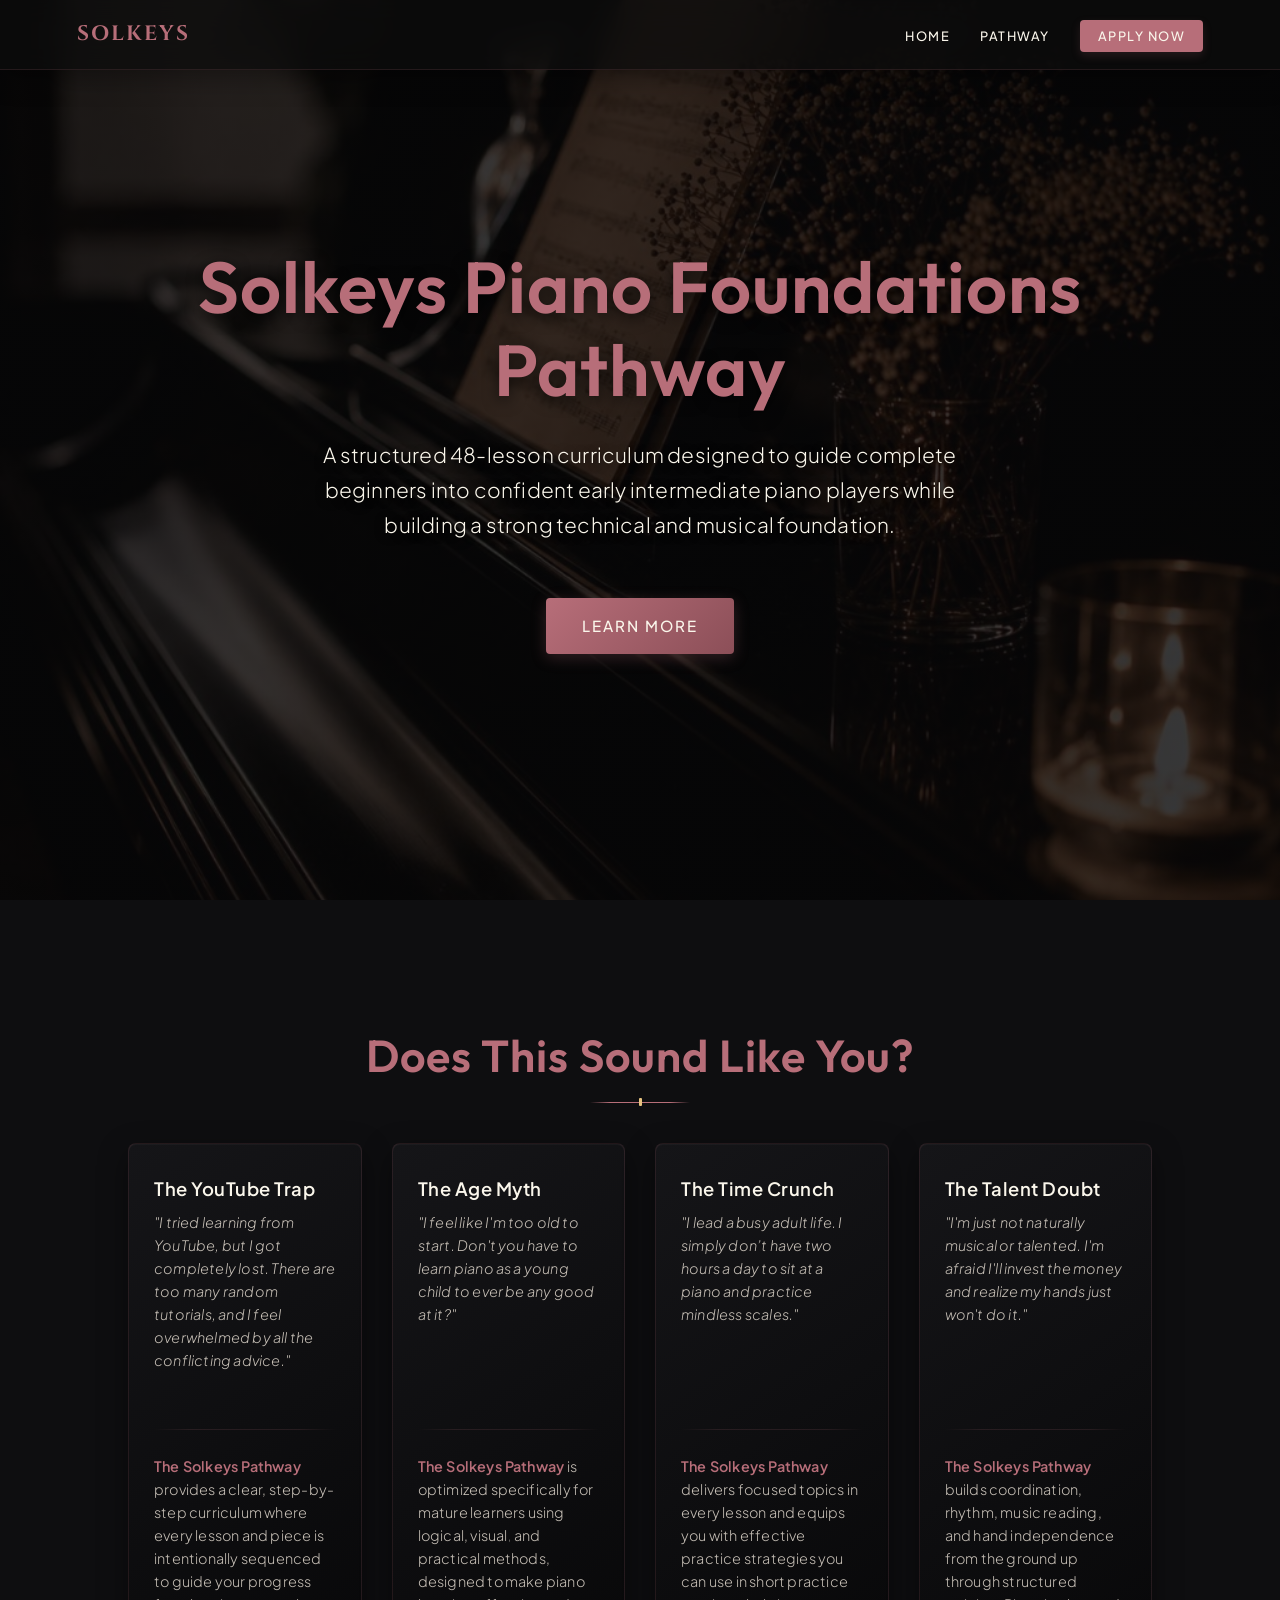
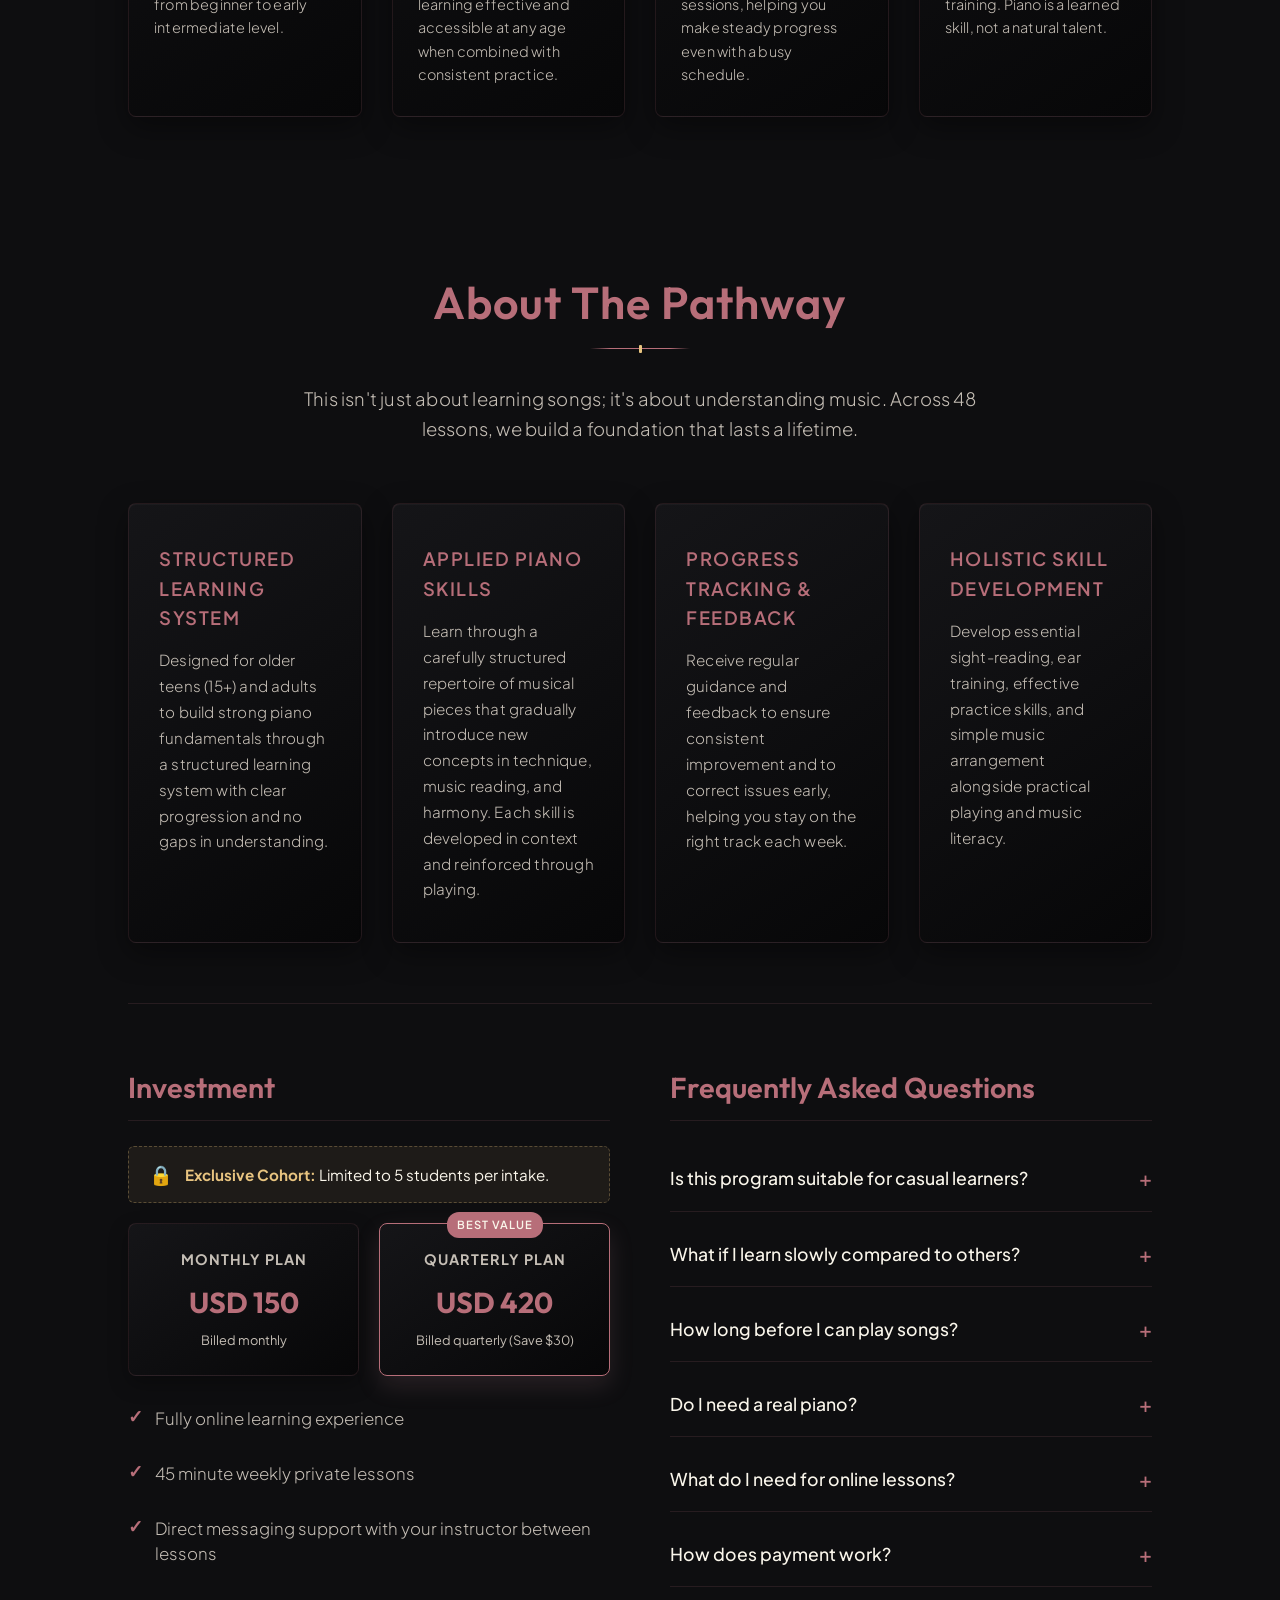
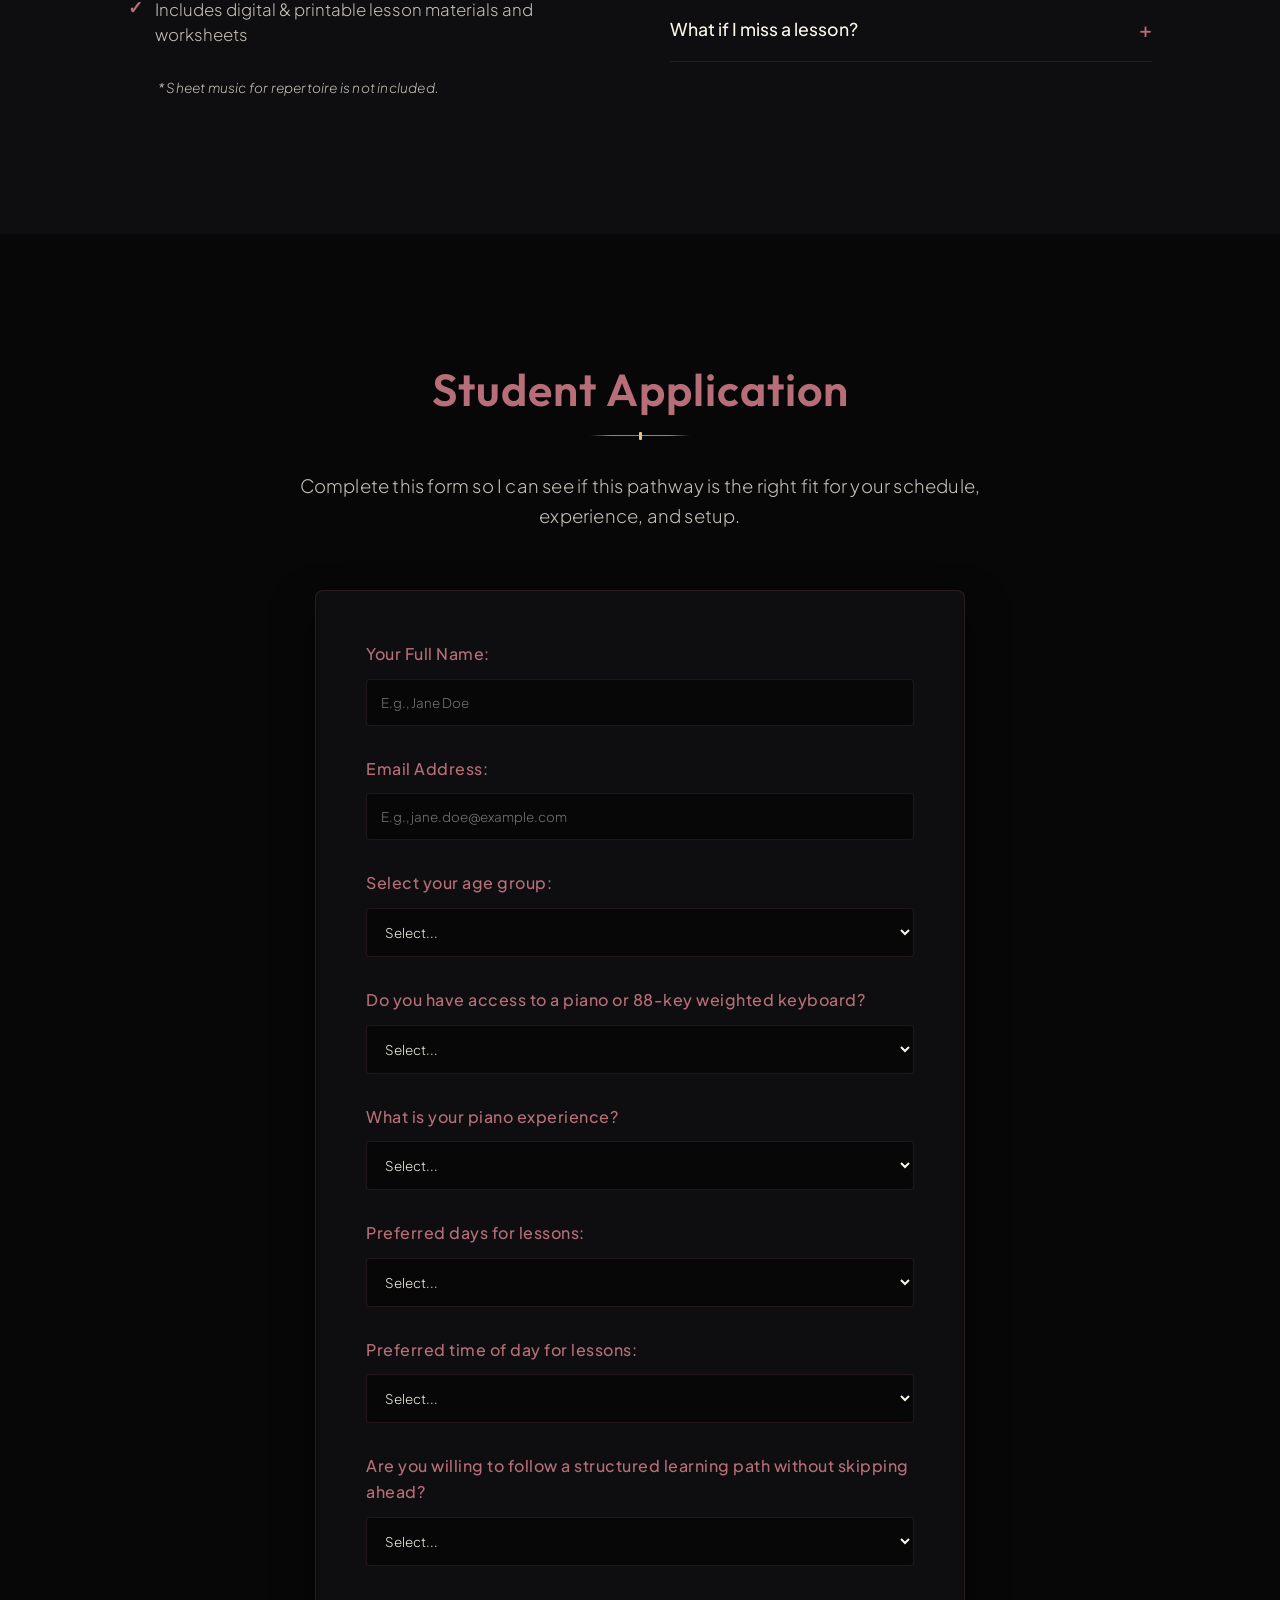
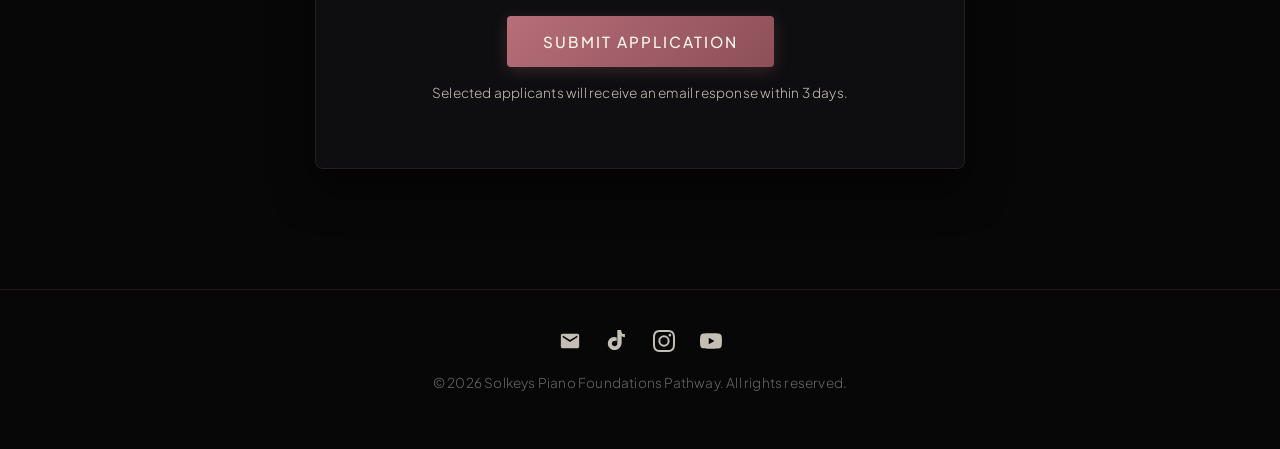
<file: index.html>
<!DOCTYPE html>
<html lang="en">

<head>
    <meta charset="UTF-8">
    <meta name="viewport" content="width=device-width, initial-scale=1.0">
    <title>Solkeys Piano Foundations Pathway</title>
    <link rel="stylesheet" href="style.css">
    <!-- Google Fonts for a premium look -->
    <link
        href="https://fonts.googleapis.com/css2?family=Cinzel:wght@400;600;700&family=Outfit:wght@300;400;500;600;700;800&family=Plus+Jakarta+Sans:wght@300;400;500;600;700&display=swap"
        rel="stylesheet">
</head>

<body>

    <!-- Navigation -->
    <nav>
        <div class="logo"><a href="#hero">SOLKEYS</a></div>
        <div class="menu-toggle" id="mobile-menu" aria-label="Toggle navigation" role="button" tabindex="0">
            <span class="bar"></span>
            <span class="bar"></span>
            <span class="bar"></span>
        </div>
        <ul class="nav-links">
            <li><a href="#hero">Home</a></li>
            <li><a href="#pathway">Pathway</a></li>
            <li><a href="#quiz" class="btn-small">Apply Now</a></li>
        </ul>
    </nav>

    <!-- Landing/Hero Section -->
    <header id="hero">
        <div class="hero-content">
            <h1>Solkeys Piano Foundations Pathway</h1>
            <p>A structured 48-lesson curriculum designed to guide complete beginners into confident early intermediate
                piano players while building a strong technical and musical foundation.</p>
            <a href="#pathway" class="btn">Learn More</a>
        </div>
    </header>

    <!-- "Is This You" Section -->
    <section id="objections">
        <h2>Does This Sound Like You?</h2>
        <div class="divider"></div>

        <div class="grid-container">
            <!-- Card 1 -->
            <div class="objection-card">
                <div class="objection-problem">
                    <h3>The YouTube Trap</h3>
                    <p class="problem-text">"I tried learning from YouTube, but I got completely lost. There are too many random tutorials, and I feel overwhelmed by all the conflicting advice."</p>
                </div>
                <div class="objection-divider"></div>
                <div class="objection-solution">
                    <p class="solution-text"><strong>The Solkeys Pathway</strong> provides a clear, step-by-step curriculum where every lesson and piece is intentionally sequenced to guide your progress from beginner to early intermediate level.</p>
                </div>
            </div>

            <!-- Card 2 -->
            <div class="objection-card">
                <div class="objection-problem">
                    <h3>The Age Myth</h3>
                    <p class="problem-text">"I feel like I'm too old to start. Don't you have to learn piano as a young child to ever be any good at it?"</p>
                </div>
                <div class="objection-divider"></div>
                <div class="objection-solution">
                    <p class="solution-text"><strong>The Solkeys Pathway</strong> is optimized specifically for mature learners using logical, visual, and practical methods, designed to make piano learning effective and accessible at any age when combined with consistent practice.</p>
                </div>
            </div>

            <!-- Card 3 -->
            <div class="objection-card">
                <div class="objection-problem">
                    <h3>The Time Crunch</h3>
                    <p class="problem-text">"I lead a busy adult life. I simply don’t have two hours a day to sit at a piano and practice mindless scales."</p>
                </div>
                <div class="objection-divider"></div>
                <div class="objection-solution">
                    <p class="solution-text"><strong>The Solkeys Pathway</strong> delivers focused topics in every lesson and equips you with effective practice strategies you can use in short practice sessions, helping you make steady progress even with a busy schedule.</p>
                </div>
            </div>

            <!-- Card 4 -->
            <div class="objection-card">
                <div class="objection-problem">
                    <h3>The Talent Doubt</h3>
                    <p class="problem-text">"I'm just not naturally musical or talented. I'm afraid I'll invest the money and realize my hands just won't do it."</p>
                </div>
                <div class="objection-divider"></div>
                <div class="objection-solution">
                    <p class="solution-text"><strong>The Solkeys Pathway</strong> builds coordination, rhythm, music reading, and hand independence from the ground up through structured training. Piano is a learned skill, not a natural talent.</p>
                </div>
            </div>
        </div>
    </section>

    <!-- Pathway Details Section -->
    <section id="pathway">
        <h2>About The Pathway</h2>
        <div class="divider"></div>
        <p class="section-intro">This isn't just about learning songs; it's about understanding music. Across 48
            lessons,
            we build a foundation that lasts a lifetime.</p>

        <!-- 12-Month Pathway Features Grid -->
        <div class="pathway-features">
            <div class="feature-card">
                <h3>Structured Learning System</h3>
                <p>Designed for older teens (15+) and adults to build strong piano fundamentals through a structured learning system with clear progression and no gaps in understanding.</p>
            </div>

            <div class="feature-card">
                <h3>Applied Piano Skills</h3>
                <p>Learn through a carefully structured repertoire of musical pieces that gradually introduce new concepts in technique, music reading, and harmony. Each skill is developed in context and reinforced through playing.</p>
            </div>

            <div class="feature-card">
                <h3>Progress Tracking & Feedback</h3>
                <p>Receive regular guidance and feedback to ensure consistent improvement and to correct issues early, helping you stay on the right track each week.</p>
            </div>

            <div class="feature-card">
                <h3>Holistic Skill Development</h3>
                <p>Develop essential sight-reading, ear training, effective practice skills, and simple music arrangement alongside practical
                    playing and music literacy.</p>
            </div>
        </div>

        <div class="fees-faq">
            <div class="fees">
                <h3>Investment</h3>

                <div class="cohort-badge">
                    <span class="cohort-icon">🔒</span>
                    <span><strong>Exclusive Cohort:</strong> Limited to 5 students per intake.</span>
                </div>

                <div class="pricing-plans">
                    <div class="price-card">
                        <h4>Monthly Plan</h4>
                        <div class="price">USD 150</div>
                        <div class="billing">Billed monthly</div>
                    </div>
                    <div class="price-card featured">
                        <span class="badge">Best Value</span>
                        <h4>Quarterly Plan</h4>
                        <div class="price">USD 420</div>
                        <div class="billing">Billed quarterly (Save $30)</div>
                    </div>
                </div>

                <ul class="investment-features-list">
                    <li>
                        <span class="icon-check">✓</span>
                        <span>Fully online learning experience</span>
                    </li>
                    <li>
                        <span class="icon-check">✓</span>
                        <span>45 minute weekly private lessons</span>
                    </li>
                    <li>
                        <span class="icon-check">✓</span>
                        <span>Direct messaging support with your instructor between lessons</span>
                    </li>
                    <li>
                        <span class="icon-check">✓</span>
                        <span>Includes digital & printable lesson materials and worksheets</span>
                    </li>
                </ul>
                <p class="investment-note">* Sheet music for repertoire is not included.</p>
            </div>
            <div class="faq">
                <h3>Frequently Asked Questions</h3>
                <div class="faq-list">
                    <details class="faq-item">
                        <summary>Is this program suitable for casual learners?</summary>
                        <div class="faq-answer">
                            <p>This program is designed for committed students who want structured progress, not casual
                                or occasional learning.</p>
                        </div>
                    </details>
                    <details class="faq-item">
                        <summary>What if I learn slowly compared to others?</summary>
                        <div class="faq-answer">
                            <p>The curriculum follows a structured pathway, but your pace is flexible. You progress at a speed that matches your individual development.</p>
                        </div>
                    </details>
                    <details class="faq-item">
                        <summary>How long before I can play songs?</summary>
                        <div class="faq-answer">
                            <p>You can expect to start playing simple pieces within the first month. As you continue, you will gradually take on more challenging pieces as your skills develop.</p>
                        </div>
                    </details>
                    <details class="faq-item">
                        <summary>Do I need a real piano?</summary>
                        <div class="faq-answer">
                            <p>An acoustic piano is great, but a weighted-key digital piano (88 keys) is perfectly fine.
                            </p>
                        </div>
                    </details>
                    <details class="faq-item">
                        <summary>What do I need for online lessons?</summary>
                        <div class="faq-answer">
                            <p>A piano/keyboard, stable internet connection, and a device with camera and microphone.
                            </p>
                        </div>
                    </details>
                    <details class="faq-item">
                        <summary>How does payment work?</summary>
                        <div class="faq-answer">
                            <p>Payment is billed in advance on a monthly basis, following a 4-week lesson cycle. Payment details will be provided after your application is accepted.</p>
                        </div>
                    </details>
                    <details class="faq-item">
                        <summary>What if I miss a lesson?</summary>
                        <div class="faq-answer">
                            <p>Lesson may be rescheduled with at least 24 hours' notice, subject to availability.</p>
                        </div>
                    </details>
                </div>
            </div>
        </div>
    </section>

    <!-- Student Application Section -->
    <section id="quiz">
        <h2>Student Application</h2>
        <div class="divider"></div>

        <p class="section-intro">Complete this form so I can see if this pathway is the right fit for your schedule, experience, and setup.</p>

        <form class="quiz-form" action="#quiz" method="POST">
            <div class="form-group">
                <label for="student-name">Your Full Name:</label>
                <input type="text" id="student-name" required placeholder="E.g., Jane Doe">
            </div>

            <div class="form-group">
                <label for="student-email">Email Address:</label>
                <input type="email" id="student-email" required placeholder="E.g., jane.doe@example.com">
            </div>

            <div class="form-group">
                <label>Select your age group:</label>
                <select required>
                    <option value="">Select...</option>
                    <option value="15-17">15 – 17</option>
                    <option value="18-49">18 – 49</option>
                    <option value="50+">50+</option>
                </select>
            </div>

            <div class="form-group">
                <label>Do you have access to a piano or 88-key weighted keyboard?</label>
                <select required>
                    <option value="">Select...</option>
                    <option value="yes">Yes</option>
                    <option value="no">No, but I will get one before lessons start</option>
                    <option value="none">No</option>
                </select>
            </div>

            <div class="form-group">
                <label>What is your piano experience?</label>
                <select required>
                    <option value="">Select...</option>
                    <option value="never">I have never played piano before</option>
                    <option value="self-taught">I have tried a little/self-taught basics</option>
                    <option value="years-ago">I learned a bit years ago</option>
                </select>
            </div>

            <div class="form-group">
                <label>Preferred days for lessons:</label>
                <select required>
                    <option value="">Select...</option>
                    <option value="weekdays">Weekdays (Monday – Friday)</option>
                    <option value="weekends">Weekends (Saturday – Sunday)</option>
                    <option value="flexible">Flexible / Any day</option>
                </select>
            </div>

            <div class="form-group">
                <label>Preferred time of day for lessons:</label>
                <select required>
                    <option value="">Select...</option>
                    <option value="mornings">Mornings (8:00 AM – 12:00 PM)</option>
                    <option value="afternoons">Afternoons (12:00 PM – 5:00 PM)</option>
                    <option value="evenings">Evenings (5:00 PM – 9:00 PM)</option>
                    <option value="flexible">Flexible / Any time</option>
                </select>
            </div>

            <div class="form-group">
                <label>Are you willing to follow a structured learning path without skipping ahead?</label>
                <select required>
                    <option value="">Select...</option>
                    <option value="yes">Yes</option>
                    <option value="no">No</option>
                </select>
            </div>

            <div style="text-align: center;">
                <button type="submit" class="btn">Submit Application</button>
            </div>
            <p style="margin-top: 15px; font-size: 0.85rem; color: var(--text-muted); text-align: center;">Selected
                applicants will receive an email response within 3 days.</p>
        </form>
    </section>


    <footer>
        <div class="footer-socials">
            <a href="mailto:sol.keypiano@gmail.com" aria-label="Email" class="social-icon">
                <svg viewBox="0 0 24 24" width="22" height="22">
                    <path
                        d="M20 4H4c-1.1 0-1.99.9-1.99 2L2 18c0 1.1.9 2 2 2h16c1.1 0 2-.9 2-2V6c0-1.1-.9-2-2-2zm0 4l-8 5-8-5V6l8 5 8-5v2z" />
                </svg>
            </a>
            <a href="https://www.tiktok.com/@solkeyspiano" target="_blank" aria-label="TikTok" class="social-icon">
                <svg viewBox="0 0 24 24" width="22" height="22">
                    <path
                        d="M12.525.02c1.31-.02 2.61-.01 3.91-.02.08 1.53.63 3.02 1.59 4.23.86.03 1.72.01 2.58.02v3.7c-1.12-.03-2.22-.39-3.15-1.02-.13-.09-.25-.18-.36-.28-.06 2.43-.04 4.85-.05 7.28-.07 3.52-2.31 6.84-5.73 7.74-3.13.91-6.66-.46-8.23-3.23-1.89-3.08-1.09-7.39 1.75-9.52 1.94-1.5 4.61-1.79 6.83-.84.02 1.34-.01 2.68-.01 4.02-1.22-.64-2.76-.57-3.9.18-.99.63-1.48 1.83-1.28 2.97.23 1.54 1.73 2.64 3.28 2.43 1.34-.12 2.41-1.19 2.54-2.54.08-2.61.03-5.22.05-7.83-.02-2.33.01-4.66-.02-7zm0 0" />
                </svg>
            </a>
            <a href="https://www.instagram.com/solkeyspiano" target="_blank" aria-label="Instagram" class="social-icon">
                <svg viewBox="0 0 24 24" width="22" height="22">
                    <path
                        d="M12 2.163c3.204 0 3.584.012 4.85.07 3.252.148 4.771 1.691 4.919 4.919.058 1.265.069 1.645.069 4.849 0 3.205-.012 3.584-.069 4.849-.149 3.225-1.664 4.771-4.919 4.919-1.266.058-1.644.07-4.85.07-3.204 0-3.584-.012-4.849-.07-3.26-.149-4.771-1.699-4.919-4.92-.058-1.265-.07-1.644-.07-4.849 0-3.204.013-3.583.07-4.849.149-3.227 1.664-4.771 4.919-4.919 1.266-.057 1.645-.069 4.849-.069zM12 0C8.741 0 8.333.014 7.053.072 2.695.272.273 2.69.073 7.051.014 8.333 0 8.741 0 12c0 3.259.014 3.668.072 4.948.2 4.358 2.618 6.78 6.98 6.98 1.281.058 1.689.072 4.948.072 3.259 0 3.668-.014 4.948-.072 4.354-.2 6.782-2.618 6.979-6.98.059-1.28.073-1.689.073-4.948 0-3.259-.014-3.667-.072-4.947-.196-4.354-2.617-6.78-6.979-6.98C15.668.014 15.259 0 12 0zm0 5.838a6.162 6.162 0 100 12.324 6.162 6.162 0 000-12.324zM12 16a4 4 0 110-8 4 4 0 010 8zm6.406-11.845a1.44 1.44 0 100 2.881 1.44 1.44 0 000-2.881z" />
                </svg>
            </a>
            <a href="https://www.youtube.com/@solkeyspiano" target="_blank" aria-label="YouTube" class="social-icon">
                <svg viewBox="0 0 24 24" width="22" height="22">
                    <path
                        d="M23.498 6.163a3.003 3.003 0 00-2.11-2.11C19.517 3.545 12 3.545 12 3.545s-7.517 0-9.388.508a3.003 3.003 0 00-2.11 2.11C0 8.033 0 12 0 12s0 3.967.502 5.837a3.003 3.003 0 002.11 2.11c1.871.508 9.388.508 9.388.508s7.517 0 9.388-.508a3.003 3.003 0 002.11-2.11C24 15.967 24 12 24 12s0-3.967-.502-5.837zM9.545 15.568V8.432L15.818 12l-6.273 3.568z" />
                </svg>
            </a>
        </div>
        <p>&copy; 2026 Solkeys Piano Foundations Pathway. All rights reserved.</p>
    </footer>

    <script>
        const mobileMenu = document.getElementById('mobile-menu');
        const navLinks = document.querySelector('.nav-links');
        const navItems = document.querySelectorAll('.nav-links a');

        // Toggle mobile menu active class
        mobileMenu.addEventListener('click', () => {
            mobileMenu.classList.toggle('active');
            navLinks.classList.toggle('active');
        });

        // Close menu when a link is clicked
        navItems.forEach(item => {
            item.addEventListener('click', () => {
                mobileMenu.classList.remove('active');
                navLinks.classList.remove('active');
            });
        });

        // Handle quiz form submission
        const quizForm = document.querySelector('.quiz-form');
        if (quizForm) {
            quizForm.addEventListener('submit', (e) => {
                e.preventDefault();

                // Scroll to quiz section top so the success message is fully visible
                document.getElementById('quiz').scrollIntoView({ behavior: 'smooth' });

                // Replace form content with a beautiful success message
                quizForm.innerHTML = `
                    <div style="text-align: center; padding: 40px 20px;">
                        <div style="font-size: 3.5rem; margin-bottom: 25px;">✨</div>
                        <h3 style="font-size: 2rem; color: var(--rose-gold); margin-bottom: 20px; font-family: var(--font-heading);">Student Application Submitted!</h3>
                        <p style="color: var(--text-muted); font-size: 1.1rem; line-height: 1.8; max-width: 500px; margin: 0 auto;">
                            Thank you for completing the student application. Your information have been successfully received. Selected students will receive an email within 3 days to arrange scheduling and payment details.
                        </p>
                    </div>
                `;
            });
        }
    </script>

</body>

</html>
</file>
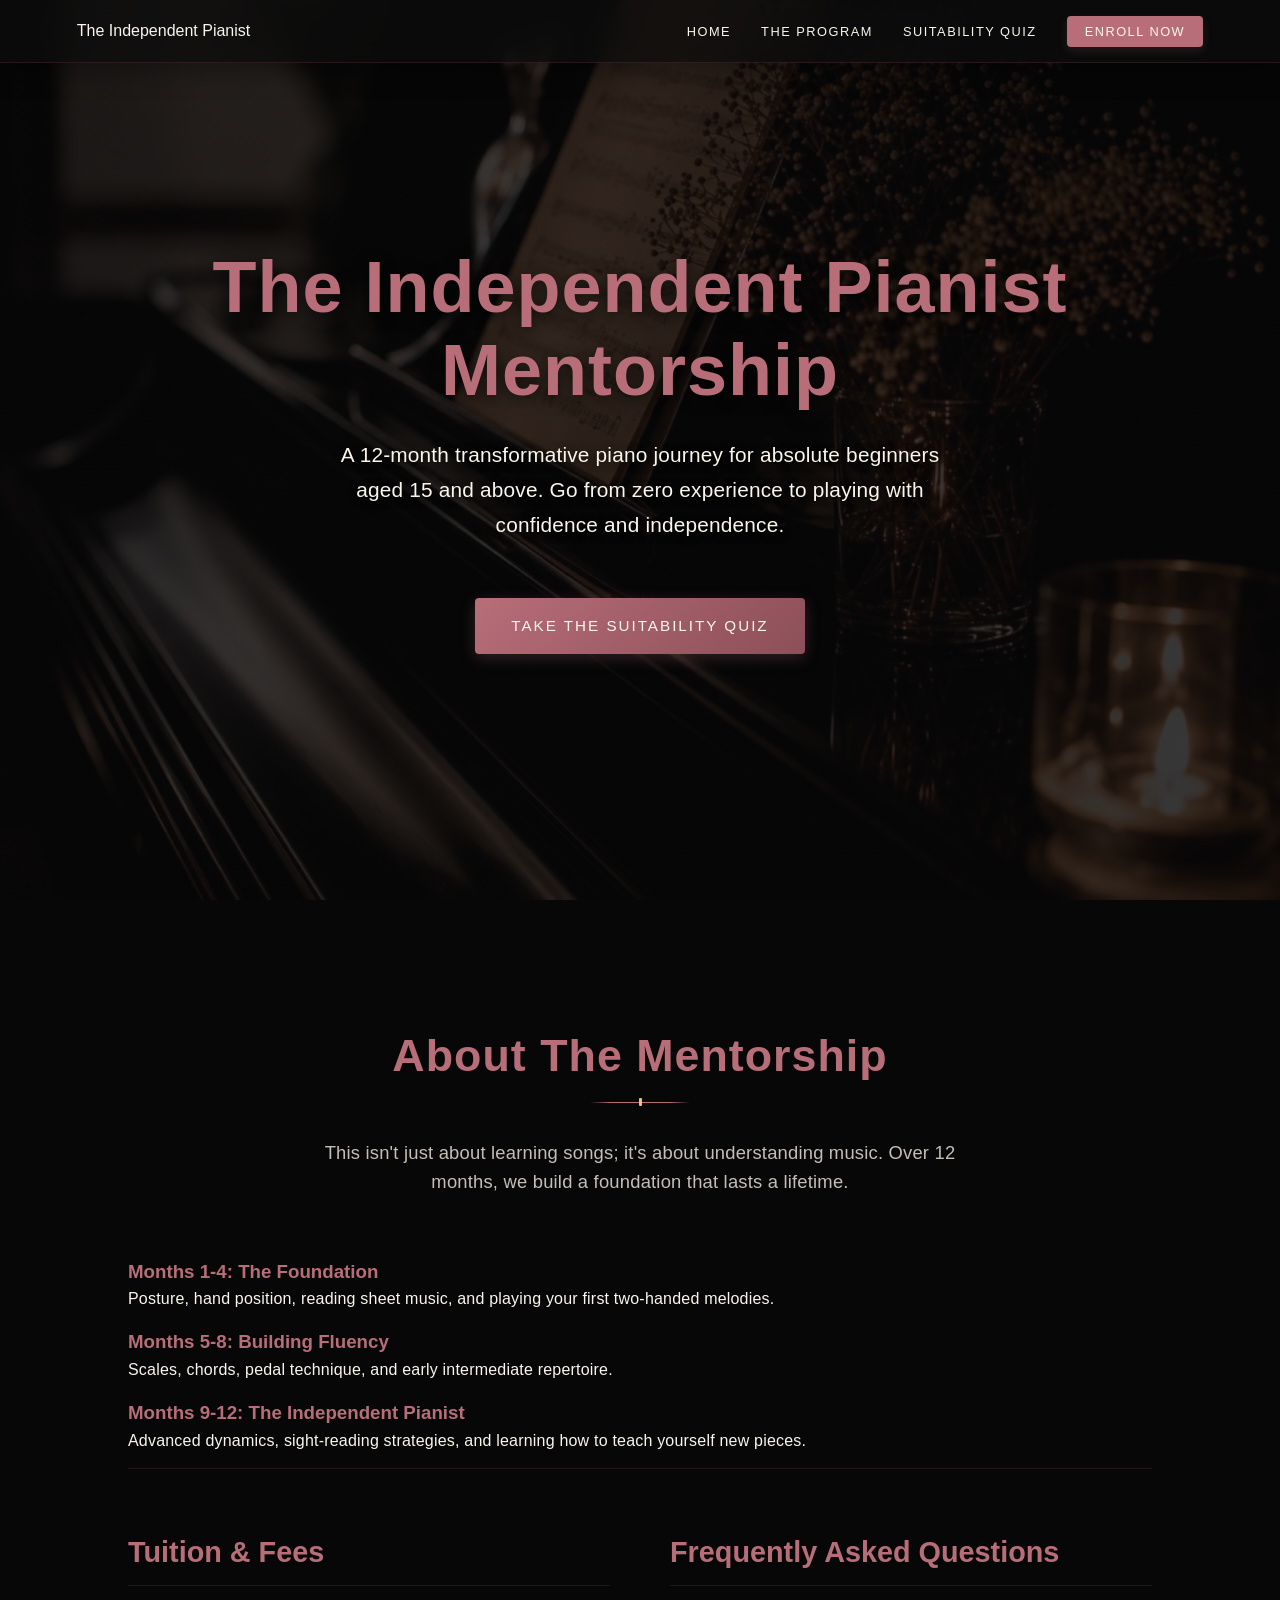
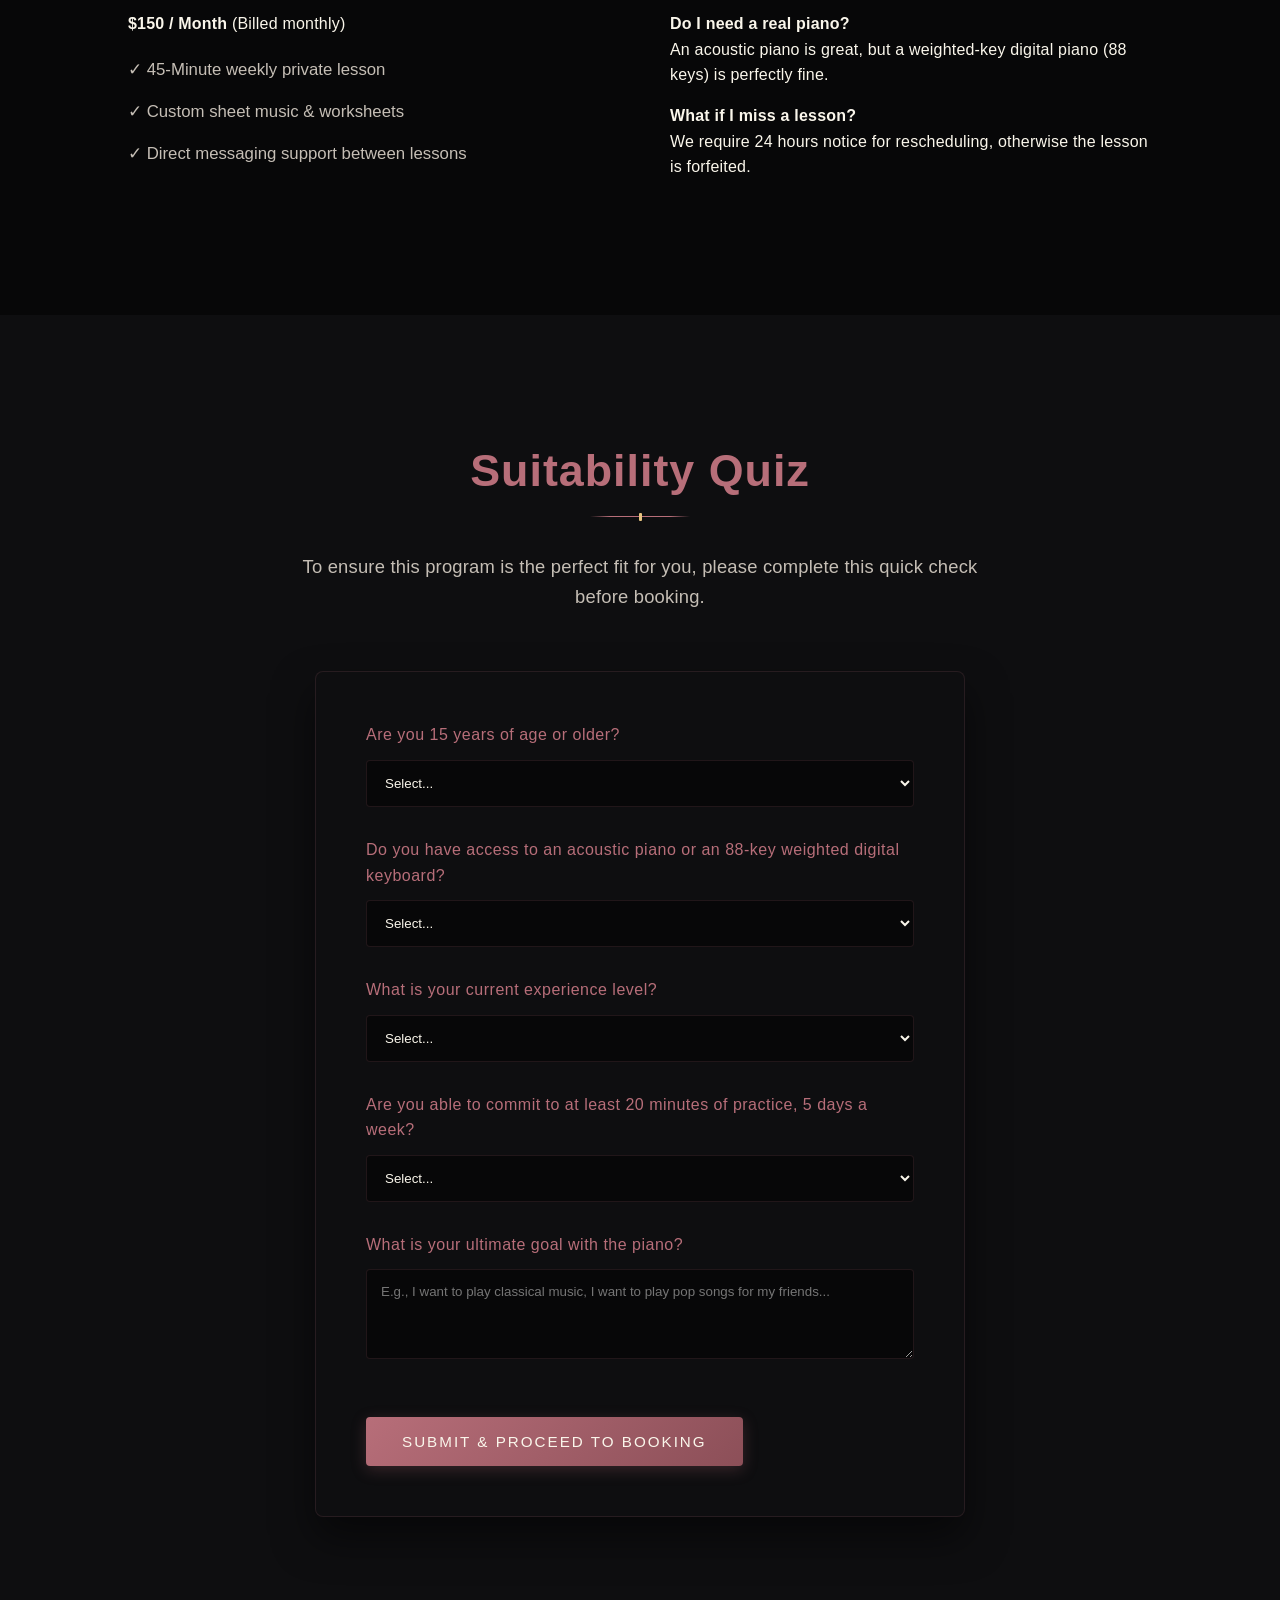
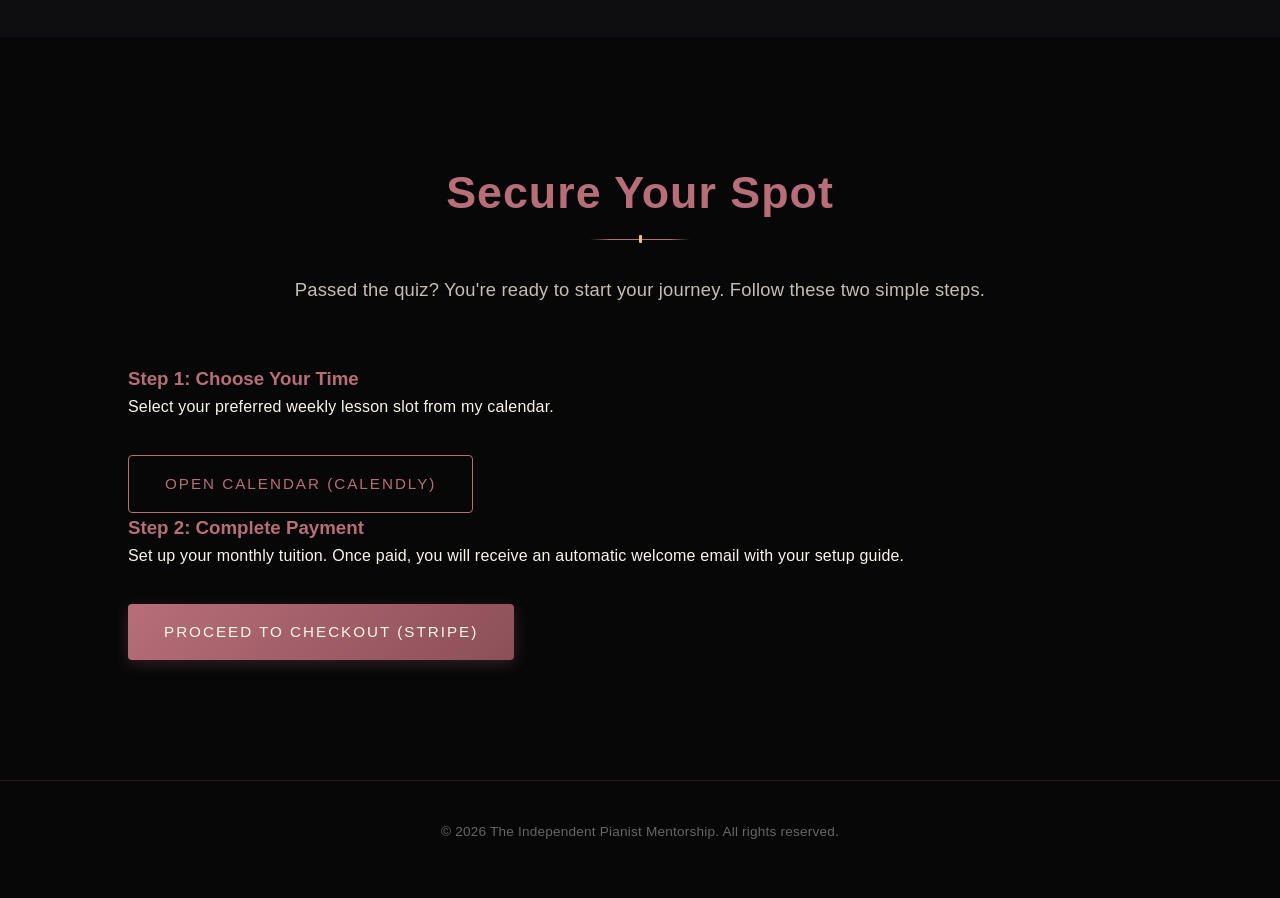
<file: gemini-code-1780835144532.html>
<!DOCTYPE html>
<html lang="en">
<head>
    <meta charset="UTF-8">
    <meta name="viewport" content="width=device-width, initial-scale=1.0">
    <title>The Independent Pianist Mentorship</title>
    <link rel="stylesheet" href="style.css">
    <!-- Google Fonts for an elegant look -->
    <link href="https://fonts.googleapis.com/css2?family=Playfair+Display:ital,wght@0,400;0,700;1,400&family=Lato:wght@300;400;700&display=swap" rel="stylesheet">
</head>
<body>

    <!-- Navigation -->
    <nav>
        <div class="logo">The Independent Pianist</div>
        <ul class="nav-links">
            <li><a href="#hero">Home</a></li>
            <li><a href="#program">The Program</a></li>
            <li><a href="#quiz">Suitability Quiz</a></li>
            <li><a href="#enroll" class="btn-small">Enroll Now</a></li>
        </ul>
    </nav>

    <!-- Landing/Hero Section -->
    <header id="hero">
        <div class="hero-content">
            <h1>The Independent Pianist Mentorship</h1>
            <p>A 12-month transformative piano journey for absolute beginners aged 15 and above. Go from zero experience to playing with confidence and independence.</p>
            <a href="#quiz" class="btn">Take the Suitability Quiz</a>
        </div>
    </header>

    <!-- Program Details Section -->
    <section id="program">
        <h2>About The Mentorship</h2>
        <div class="divider"></div>
        <p class="section-intro">This isn't just about learning songs; it's about understanding music. Over 12 months, we build a foundation that lasts a lifetime.</p>
        
        <div class="roadmap">
            <div class="phase">
                <h3>Months 1-4: The Foundation</h3>
                <p>Posture, hand position, reading sheet music, and playing your first two-handed melodies.</p>
            </div>
            <div class="phase">
                <h3>Months 5-8: Building Fluency</h3>
                <p>Scales, chords, pedal technique, and early intermediate repertoire.</p>
            </div>
            <div class="phase">
                <h3>Months 9-12: The Independent Pianist</h3>
                <p>Advanced dynamics, sight-reading strategies, and learning how to teach yourself new pieces.</p>
            </div>
        </div>

        <div class="fees-faq">
            <div class="fees">
                <h3>Tuition & Fees</h3>
                <p><strong>$150 / Month</strong> (Billed monthly)</p>
                <ul>
                    <li>✓ 45-Minute weekly private lesson</li>
                    <li>✓ Custom sheet music & worksheets</li>
                    <li>✓ Direct messaging support between lessons</li>
                </ul>
            </div>
            <div class="faq">
                <h3>Frequently Asked Questions</h3>
                <p><strong>Do I need a real piano?</strong><br>An acoustic piano is great, but a weighted-key digital piano (88 keys) is perfectly fine.</p>
                <p><strong>What if I miss a lesson?</strong><br>We require 24 hours notice for rescheduling, otherwise the lesson is forfeited.</p>
            </div>
        </div>
    </section>

    <!-- Suitability Quiz Section -->
    <section id="quiz">
        <h2>Suitability Quiz</h2>
        <div class="divider"></div>
        <p class="section-intro">To ensure this program is the perfect fit for you, please complete this quick check before booking.</p>
        
        <!-- Note: To make this form actually send to your email, you can sign up for Formspree.io and paste their link in the action="" attribute below -->
        <form class="quiz-form" action="#" method="POST">
            <div class="form-group">
                <label>Are you 15 years of age or older?</label>
                <select required>
                    <option value="">Select...</option>
                    <option value="yes">Yes</option>
                    <option value="no">No</option>
                </select>
            </div>

            <div class="form-group">
                <label>Do you have access to an acoustic piano or an 88-key weighted digital keyboard?</label>
                <select required>
                    <option value="">Select...</option>
                    <option value="yes">Yes</option>
                    <option value="no">No, but I will get one before lessons start</option>
                    <option value="none">No</option>
                </select>
            </div>

            <div class="form-group">
                <label>What is your current experience level?</label>
                <select required>
                    <option value="">Select...</option>
                    <option value="beginner">Absolute Beginner</option>
                    <option value="little">Played a little bit years ago</option>
                    <option value="advanced">I already read music well (Note: This program is for beginners)</option>
                </select>
            </div>

            <div class="form-group">
                <label>Are you able to commit to at least 20 minutes of practice, 5 days a week?</label>
                <select required>
                    <option value="">Select...</option>
                    <option value="yes">Yes</option>
                    <option value="no">No</option>
                </select>
            </div>

            <div class="form-group">
                <label>What is your ultimate goal with the piano?</label>
                <textarea rows="4" placeholder="E.g., I want to play classical music, I want to play pop songs for my friends..." required></textarea>
            </div>

            <button type="submit" class="btn">Submit & Proceed to Booking</button>
        </form>
    </section>

    <!-- Booking & Checkout Section -->
    <section id="enroll">
        <h2>Secure Your Spot</h2>
        <div class="divider"></div>
        <p class="section-intro">Passed the quiz? You're ready to start your journey. Follow these two simple steps.</p>
        
        <div class="enroll-steps">
            <div class="step">
                <h3>Step 1: Choose Your Time</h3>
                <p>Select your preferred weekly lesson slot from my calendar.</p>
                <!-- Replace the '#' with your Calendly link -->
                <a href="#" class="btn btn-outline" target="_blank">Open Calendar (Calendly)</a>
            </div>
            <div class="step">
                <h3>Step 2: Complete Payment</h3>
                <p>Set up your monthly tuition. Once paid, you will receive an automatic welcome email with your setup guide.</p>
                <!-- Replace the '#' with your Stripe Payment Link -->
                <a href="#" class="btn" target="_blank">Proceed to Checkout (Stripe)</a>
            </div>
        </div>
    </section>

    <footer>
        <p>&copy; 2026 The Independent Pianist Mentorship. All rights reserved.</p>
    </footer>

</body>
</html>
</file>
<file: style.css>
/* --- Global Variables for Black & Rose Gold Theme --- */
:root {
    --bg-dark: #070708;
    /* Luxury deep silky black */
    --bg-light: #0e0e10;
    /* Silky dark charcoal */
    --bg-card: #151518;
    /* Sleek card background */
    --text-main: #faf6eb;
    /* Luxury light cream color */
    --text-muted: #c5beb5;
    /* Soft warm silver-gray */
    --rose-gold: #b76e79;
    /* Exact shade of Rose Gold */
    --rose-gold-dark: #8c4f58;
    /* Deep copper rose gold */
    --rose-gold-hover: #cf8d97;
    /* Highlight rose gold for hovers */
    --gold-accent: #e8c480;
    /* Champagne gold accent */
    --border-color: rgba(183, 110, 121, 0.15);
    /* Subtle metallic border tint */

    --font-heading: 'Outfit', sans-serif;
    --font-body: 'Plus Jakarta Sans', sans-serif;
    --font-accent: 'Cinzel', serif;
}

/* --- Base Reset --- */
* {
    margin: 0;
    padding: 0;
    box-sizing: border-box;
}

body {
    background-color: var(--bg-dark);
    color: var(--text-main);
    font-family: var(--font-body);
    line-height: 1.6;
    scroll-behavior: smooth;
}

/* --- Typography --- */
h1,
h2,
h3 {
    font-family: var(--font-heading);
    color: var(--rose-gold);
    font-weight: 600;
}

p {
    margin-bottom: 15px;
    font-weight: 300;
    letter-spacing: 0.2px;
}

/* --- Navigation --- */
nav {
    display: flex;
    justify-content: space-between;
    align-items: center;
    padding: 18px 6%;
    background-color: rgba(13, 12, 12, 0.75);
    backdrop-filter: blur(15px);
    -webkit-backdrop-filter: blur(15px);
    position: fixed;
    width: 100%;
    top: 0;
    z-index: 1000;
    border-bottom: 1px solid var(--border-color);
    box-shadow: 0 4px 30px rgba(0, 0, 0, 0.4);
}

.logo {
    display: flex;
    align-items: center;
}

.logo a,
.logo a:visited {
    text-decoration: none !important;
    font-family: var(--font-accent) !important;
    font-size: 1.3rem;
    font-weight: 700;
    color: var(--rose-gold) !important;
    letter-spacing: 2px;
    text-transform: uppercase;
    transition: all 0.3s ease;
    display: inline-block;
}

.logo a:hover {
    color: var(--rose-gold-hover) !important;
    transform: scale(1.03);
    text-decoration: none !important;
}

.logo a:active,
.logo a:focus {
    color: var(--rose-gold) !important;
    text-decoration: none !important;
}

.nav-links {
    list-style: none;
    display: flex;
    gap: 30px;
    align-items: center;
}

.nav-links a {
    color: var(--text-main);
    text-decoration: none;
    font-size: 0.8rem;
    font-weight: 500;
    text-transform: uppercase;
    letter-spacing: 1.5px;
    transition: color 0.3s;
}

.nav-links a:hover {
    color: var(--rose-gold);
}

/* Mobile Navigation Toggle (Hidden by default on Desktop) */
.menu-toggle {
    display: none;
    flex-direction: column;
    justify-content: space-between;
    width: 30px;
    height: 21px;
    cursor: pointer;
}

.menu-toggle .bar {
    height: 3px;
    width: 100%;
    background-color: var(--rose-gold);
    border-radius: 10px;
    transition: all 0.3s ease-in-out;
}

/* Animate Hamburger into 'X' when active */
.menu-toggle.active .bar:nth-child(2) {
    opacity: 0;
    transform: translateX(-10px);
}

.menu-toggle.active .bar:nth-child(1) {
    transform: translateY(9px) rotate(45deg);
}

.menu-toggle.active .bar:nth-child(3) {
    transform: translateY(-9px) rotate(-45deg);
}

/* --- Buttons --- */
.btn {
    display: inline-block;
    background: linear-gradient(135deg, var(--rose-gold) 0%, var(--rose-gold-dark) 100%);
    color: var(--text-main);
    padding: 16px 36px;
    text-decoration: none;
    font-family: var(--font-body);
    font-weight: 500;
    font-size: 0.95rem;
    text-transform: uppercase;
    letter-spacing: 2px;
    border-radius: 4px;
    border: none;
    cursor: pointer;
    box-shadow: 0 4px 15px rgba(150, 91, 100, 0.3);
    transition: all 0.3s cubic-bezier(0.25, 0.8, 0.25, 1);
    margin-top: 20px;
}

.btn:hover {
    background: linear-gradient(135deg, var(--rose-gold-hover) 0%, var(--rose-gold) 100%);
    transform: translateY(-2px);
    box-shadow: 0 6px 20px rgba(223, 163, 173, 0.4);
}

.btn-small {
    background: var(--rose-gold);
    color: var(--text-main) !important;
    padding: 8px 18px;
    border-radius: 4px;
    font-weight: 600;
    box-shadow: 0 4px 10px rgba(150, 91, 100, 0.2);
}

.btn-small:hover {
    background: var(--rose-gold-hover) !important;
    box-shadow: 0 4px 12px rgba(223, 163, 173, 0.3);
}

.btn-outline {
    background: transparent;
    border: 1px solid var(--rose-gold);
    color: var(--rose-gold);
    box-shadow: none;
}

.btn-outline:hover {
    background-color: rgba(197, 143, 151, 0.08);
    color: var(--rose-gold-hover);
    border-color: var(--rose-gold-hover);
}

/* --- Sections Common --- */
section {
    padding: 120px 10%;
}

section:nth-child(even) {
    background-color: var(--bg-light);
}

h2 {
    font-size: 2.8rem;
    text-align: center;
    margin-bottom: 10px;
    letter-spacing: 1px;
}

.divider {
    width: 100px;
    height: 1px;
    background: linear-gradient(90deg, transparent, var(--rose-gold) 20%, var(--rose-gold) 80%, transparent);
    margin: 0 auto 35px auto;
    position: relative;
    display: flex;
    align-items: center;
    justify-content: center;
}

.divider::after {
    content: "";
    position: absolute;
    width: 3px;
    height: 8px;
    background-color: var(--gold-accent);
    border-radius: 1px;
}

.section-intro {
    text-align: center;
    max-width: 700px;
    margin: 0 auto 60px auto;
    font-size: 1.15rem;
    color: var(--text-muted);
    font-weight: 300;
}

/* --- Hero Section --- */
#hero {
    height: 100vh;
    display: flex;
    align-items: center;
    justify-content: center;
    text-align: center;
    background: linear-gradient(rgba(7, 7, 8, 0.8), rgba(7, 7, 8, 0.8)), url('hero_piano_candle.jpg') center/cover;
    padding: 0 10%;
    position: relative;
}

.hero-content h1 {
    font-size: 4.5rem;
    margin-bottom: 25px;
    line-height: 1.15;
    font-weight: 600;
    letter-spacing: 1px;
    text-shadow: 0 4px 15px rgba(0, 0, 0, 0.6);
}

.hero-content p {
    font-size: 1.3rem;
    max-width: 650px;
    margin: 0 auto 35px auto;
    color: var(--text-main);
    font-weight: 300;
    line-height: 1.7;
    text-shadow: 0 2px 10px rgba(0, 0, 0, 0.5);
}

/* --- Objections Section Styling --- */
#objections {
    background-color: var(--bg-light);
    padding-bottom: 60px;
}

#pathway {
    padding-top: 60px;
}

.grid-container {
    display: grid;
    grid-template-columns: repeat(4, 1fr);
    gap: 30px;
    margin-bottom: 30px;
    margin-top: 40px;
}

.objection-card {
    background: linear-gradient(145deg, var(--bg-card) 0%, var(--bg-dark) 100%);
    border: 1px solid var(--border-color);
    border-radius: 8px;
    padding: 30px 25px;
    box-shadow: 0 10px 30px rgba(0, 0, 0, 0.4), inset 0 1px 0 rgba(255, 255, 255, 0.03);
    transition: all 0.4s cubic-bezier(0.165, 0.84, 0.44, 1);
    display: grid;
    grid-template-rows: 1fr auto 1fr;
    gap: 20px;
}

.objection-card:hover {
    border-color: rgba(197, 143, 151, 0.4);
    transform: translateY(-5px);
    box-shadow: 0 15px 40px rgba(197, 143, 151, 0.08), 0 10px 30px rgba(0, 0, 0, 0.4);
}

.objection-problem, .objection-solution {
    display: flex;
    flex-direction: column;
}

.objection-card h3 {
    font-family: var(--font-body);
    font-size: 1.15rem;
    margin-bottom: 8px;
    color: var(--text-main);
    font-weight: 600;
    letter-spacing: 0.5px;
}

.problem-text {
    font-style: italic;
    color: var(--text-muted);
    font-size: 0.9rem;
    line-height: 1.6;
    font-weight: 300;
    margin-bottom: 0;
}

.solution-text {
    color: var(--text-muted);
    font-size: 0.9rem;
    line-height: 1.6;
    font-weight: 300;
    margin-bottom: 0;
}

.solution-text strong {
    color: var(--rose-gold);
    font-weight: 600;
}

.objection-divider {
    height: 1px;
    background: linear-gradient(90deg, transparent, var(--border-color) 20%, var(--border-color) 80%, transparent);
    margin: 5px 0;
}

/* --- Pathway Section & Features Grid --- */
.pathway-features {
    display: grid;
    grid-template-columns: repeat(4, 1fr);
    gap: 30px;
    margin-bottom: 60px;
}

.feature-card {
    background: linear-gradient(145deg, var(--bg-card) 0%, var(--bg-dark) 100%);
    padding: 40px 30px;
    border: 1px solid var(--border-color);
    border-radius: 8px;
    box-shadow: 0 10px 30px rgba(0, 0, 0, 0.4), inset 0 1px 0 rgba(255, 255, 255, 0.03);
    transition: all 0.4s cubic-bezier(0.165, 0.84, 0.44, 1);
}

.feature-card:hover {
    border-color: rgba(197, 143, 151, 0.4);
    transform: translateY(-5px);
    box-shadow: 0 15px 40px rgba(197, 143, 151, 0.08), 0 10px 30px rgba(0, 0, 0, 0.4);
}

.feature-card h3 {
    font-size: 1.15rem;
    margin-bottom: 15px;
    color: var(--rose-gold);
    font-weight: 600;
    font-family: var(--font-body);
    text-transform: uppercase;
    letter-spacing: 1.5px;
}

.feature-card p {
    color: var(--text-muted);
    font-size: 0.95rem;
    line-height: 1.7;
    margin-bottom: 0;
    font-weight: 300;
}

.full-width-feature {
    grid-column: 1 / -1;
    border: 1px dashed rgba(197, 143, 151, 0.4);
    background: linear-gradient(145deg, rgba(28, 25, 26, 0.6) 0%, rgba(13, 12, 12, 0.6) 100%);
    text-align: center;
}

.full-width-feature p {
    max-width: 700px;
    margin: 0 auto;
}

.fees-faq {
    display: flex;
    gap: 60px;
    border-top: 1px solid var(--border-color);
    padding-top: 60px;
}

.fees,
.faq {
    flex: 1;
}

.fees h3,
.faq h3 {
    font-size: 1.8rem;
    margin-bottom: 25px;
    border-bottom: 1px solid var(--border-color);
    padding-bottom: 10px;
}

.fees ul {
    list-style: none;
    margin-top: 20px;
}

.fees ul li {
    margin-bottom: 15px;
    color: var(--text-muted);
    font-size: 1.05rem;
    font-weight: 300;
}

/* --- Premium Pricing Plans & Cohort styling --- */
.pricing-plans {
    display: flex;
    gap: 20px;
    margin: 20px 0 30px 0;
}

.price-card {
    flex: 1;
    background: linear-gradient(145deg, var(--bg-card) 0%, var(--bg-dark) 100%);
    border: 1px solid var(--border-color);
    padding: 24px 15px;
    border-radius: 8px;
    text-align: center;
    position: relative;
    transition: all 0.3s ease;
    box-shadow: 0 8px 20px rgba(0, 0, 0, 0.3);
}

.price-card:hover {
    transform: translateY(-2px);
    border-color: rgba(197, 143, 151, 0.3);
}

.price-card.featured {
    border-color: var(--rose-gold);
    box-shadow: 0 10px 25px rgba(197, 143, 151, 0.15);
}

.price-card.featured .badge {
    position: absolute;
    top: -12px;
    left: 50%;
    transform: translateX(-50%);
    background: var(--rose-gold);
    color: var(--text-main);
    font-size: 0.7rem;
    padding: 4px 10px;
    border-radius: 12px;
    text-transform: uppercase;
    font-weight: 600;
    letter-spacing: 1px;
}

.price-card h4 {
    font-family: var(--font-body);
    font-size: 0.9rem;
    color: var(--text-muted);
    text-transform: uppercase;
    letter-spacing: 1px;
    margin-bottom: 8px;
}

.price-card .price {
    font-size: 1.8rem;
    font-family: var(--font-heading);
    color: var(--rose-gold);
    font-weight: 700;
    margin-bottom: 5px;
}

.price-card .billing {
    font-size: 0.8rem;
    color: var(--text-muted);
}

.cohort-badge {
    display: flex;
    align-items: center;
    gap: 12px;
    background: rgba(229, 192, 123, 0.08); /* subtle gold accent tint */
    border: 1px dashed rgba(229, 192, 123, 0.3);
    color: var(--text-main);
    padding: 14px 20px;
    border-radius: 6px;
    font-size: 0.95rem;
    margin: 20px 0;
    line-height: 1.4;
}

.cohort-icon {
    font-size: 1.2rem;
    flex-shrink: 0;
}

.cohort-badge strong {
    color: var(--gold-accent);
}

.investment-features-list {
    list-style: none;
    margin-top: 25px;
    display: flex;
    flex-direction: column;
    gap: 15px;
}

.investment-features-list li {
    display: flex;
    align-items: flex-start;
    gap: 12px;
    font-size: 1rem;
    color: var(--text-muted);
    line-height: 1.5;
}

.investment-features-list .icon-check {
    color: var(--rose-gold);
    font-weight: bold;
    font-size: 1.1rem;
    flex-shrink: 0;
    line-height: 1;
    margin-top: 2px;
}

.investment-note {
    font-size: 0.85rem;
    color: var(--text-muted);
    font-style: italic;
    margin-top: 15px;
    padding-left: 30px;
}

.faq-list {
    display: flex;
    flex-direction: column;
    gap: 10px;
}

.faq-item {
    border-bottom: 1px solid var(--border-color);
    padding: 18px 0;
    transition: all 0.3s ease;
}

.faq-item summary {
    font-size: 1.1rem;
    font-weight: 500;
    color: var(--text-main);
    cursor: pointer;
    list-style: none; /* Hide default browser arrow */
    position: relative;
    padding-right: 30px;
    outline: none;
    transition: color 0.3s ease;
}

.faq-item summary::-webkit-details-marker {
    display: none; /* Hide Safari arrow */
}

/* Custom indicator symbol (+ / -) */
.faq-item summary::after {
    content: '+';
    position: absolute;
    right: 0;
    top: 50%;
    transform: translateY(-50%);
    font-size: 1.3rem;
    color: var(--rose-gold);
    transition: transform 0.3s ease, color 0.3s ease;
}

.faq-item[open] summary::after {
    content: '−';
    transform: translateY(-50%) rotate(180deg);
    color: var(--rose-gold-hover);
}

.faq-item summary:hover {
    color: var(--rose-gold);
}

.faq-item summary:hover::after {
    color: var(--rose-gold-hover);
}

.faq-answer {
    padding-top: 14px;
    color: var(--text-muted);
    font-size: 0.95rem;
    line-height: 1.75;
}

.faq-answer p {
    margin-bottom: 0;
}

/* --- Warning Box for Student Application --- */
.warning-box {
    background-color: rgba(183, 110, 121, 0.05);
    border: 1px solid rgba(183, 110, 121, 0.3);
    padding: 30px;
    border-radius: 6px;
    max-width: 650px;
    margin: 0 auto 50px auto;
    font-size: 0.95rem;
    line-height: 1.7;
    text-align: left;
    box-shadow: 0 10px 30px rgba(0, 0, 0, 0.4);
}

.warning-box strong {
    color: #e57373;
    letter-spacing: 1px;
    font-weight: 600;
}

.warning-box p {
    margin-bottom: 0;
    font-weight: 300;
    color: var(--text-main);
}

/* --- Quiz Form --- */
.quiz-form {
    max-width: 650px;
    margin: 0 auto;
    background-color: var(--bg-light);
    padding: 50px;
    border: 1px solid var(--border-color);
    border-radius: 8px;
    box-shadow: 0 20px 40px rgba(0, 0, 0, 0.5);
}

.form-group {
    margin-bottom: 30px;
}

.form-group label {
    display: block;
    margin-bottom: 12px;
    font-weight: 500;
    color: var(--rose-gold);
    font-size: 1rem;
    letter-spacing: 0.5px;
}

input[type="text"],
input[type="email"],
select,
textarea {
    width: 100%;
    padding: 14px;
    background-color: var(--bg-dark);
    border: 1px solid var(--border-color);
    color: var(--text-main);
    font-family: var(--font-body);
    font-weight: 300;
    border-radius: 4px;
    transition: all 0.3s ease;
}

input[type="text"]:focus,
input[type="email"]:focus,
select:focus,
textarea:focus {
    outline: none;
    border-color: var(--rose-gold);
    box-shadow: 0 0 10px rgba(197, 143, 151, 0.25);
}

/* --- Enroll Section --- */
.checkout-card {
    max-width: 650px;
    margin: 0 auto;
    text-align: center;
    background: linear-gradient(145deg, var(--bg-card) 0%, var(--bg-dark) 100%);
    padding: 55px 40px;
    border: 1px solid var(--border-color);
    border-radius: 12px;
    box-shadow: 0 20px 40px rgba(0, 0, 0, 0.5);
    transition: transform 0.3s ease;
}

.checkout-card:hover {
    transform: translateY(-2px);
    border-color: rgba(183, 110, 121, 0.25);
}

.checkout-card h3 {
    margin-bottom: 20px;
    color: var(--rose-gold);
    font-family: var(--font-heading);
    font-weight: 600;
    font-size: 2rem;
    letter-spacing: 1px;
}

.checkout-description {
    font-weight: 300;
    color: var(--text-muted);
    font-size: 1rem;
    line-height: 1.8;
    margin-bottom: 35px;
    max-width: 550px;
    margin-left: auto;
    margin-right: auto;
}

.btn-checkout {
    padding: 18px 45px;
    font-size: 1.05rem;
    font-weight: 600;
    box-shadow: 0 6px 20px rgba(150, 91, 100, 0.4);
    letter-spacing: 1.5px;
    margin-top: 0;
}

.checkout-footer {
    display: flex;
    justify-content: center;
    gap: 30px;
    margin-top: 35px;
    border-top: 1px solid var(--border-color);
    padding-top: 25px;
}

.trust-badge {
    font-size: 0.85rem;
    color: var(--text-muted);
    display: flex;
    align-items: center;
    gap: 6px;
}

/* --- Footer --- */
footer {
    text-align: center;
    padding: 40px;
    background-color: #080707;
    border-top: 1px solid var(--border-color);
    color: #666;
    font-size: 0.85rem;
}

.footer-socials {
    display: flex;
    justify-content: center;
    gap: 25px;
    margin-bottom: 20px;
}

.social-icon {
    color: var(--text-muted);
    width: 22px;
    height: 22px;
    display: inline-flex;
    align-items: center;
    justify-content: center;
    transition: color 0.3s ease, transform 0.3s ease;
}

.social-icon svg {
    width: 22px;
    height: 22px;
    fill: currentColor;
}

.social-icon:hover {
    color: var(--rose-gold);
    transform: translateY(-3px);
}

@media (max-width: 1200px) {
    .grid-container,
    .pathway-features {
        grid-template-columns: repeat(2, 1fr);
    }
}

/* --- Responsive Media Queries --- */
@media (max-width: 768px) {

    .grid-container,
    .pathway-features {
        grid-template-columns: 1fr;
    }

    /* Mobile Navigation Drawer */
    .menu-toggle {
        display: flex;
    }

    .nav-links {
        position: fixed;
        left: -100%;
        top: 61px;
        flex-direction: column;
        background-color: rgba(13, 12, 12, 0.98);
        backdrop-filter: blur(15px);
        -webkit-backdrop-filter: blur(15px);
        width: 100%;
        height: calc(100vh - 61px);
        text-align: center;
        transition: 0.3s ease-in-out;
        box-shadow: 0 10px 15px rgba(0, 0, 0, 0.5);
        padding: 50px 0;
        gap: 25px;
        align-items: center;
        justify-content: flex-start;
        border-top: 1px solid var(--border-color);
        overflow-y: auto;
    }

    .nav-links.active {
        left: 0;
    }

    .nav-links a {
        font-size: 1.1rem;
        display: block;
        padding: 10px 0;
    }

    .nav-links .btn-small {
        padding: 12px 30px;
        font-size: 1.1rem;
        display: inline-block;
        margin-top: 10px;
        box-shadow: 0 4px 15px rgba(150, 91, 100, 0.3);
    }

    /* Common Section Adaptations */
    section {
        padding: 70px 24px;
    }

    h2 {
        font-size: 2.2rem;
    }

    .section-intro {
        margin-bottom: 40px;
        font-size: 1.05rem;
    }

    /* Hero Section Mobile Styling */
    #hero {
        padding: 120px 24px 70px 24px;
        height: auto;
        min-height: 100vh;
    }

    .hero-content h1 {
        font-size: 2.8rem;
        line-height: 1.25;
    }

    .hero-content p {
        font-size: 1.1rem;
        margin-bottom: 30px;
    }

    /* Pathway Section Grid Adjustments */
    .pathway-features {
        gap: 20px;
    }

    .feature-card {
        padding: 30px 24px;
    }

    /* Fees & FAQ column layout */
    .fees-faq {
        flex-direction: column;
        gap: 45px;
        padding-top: 45px;
    }

    /* Warning box adjustments */
    .warning-box {
        padding: 24px;
        margin-bottom: 35px;
    }

    /* Quiz form adjustments */
    .quiz-form {
        padding: 35px 24px;
    }

    /* Secure Your Spot Card mobile styling */
    .checkout-card {
        padding: 40px 24px;
    }

    .checkout-card h3 {
        font-size: 1.6rem;
    }

    .checkout-footer {
        flex-direction: column;
        gap: 15px;
        padding-top: 20px;
        margin-top: 25px;
    }
}

@media (max-width: 480px) {
    .pricing-plans {
        flex-direction: column;
        gap: 15px;
    }
}
</file>
